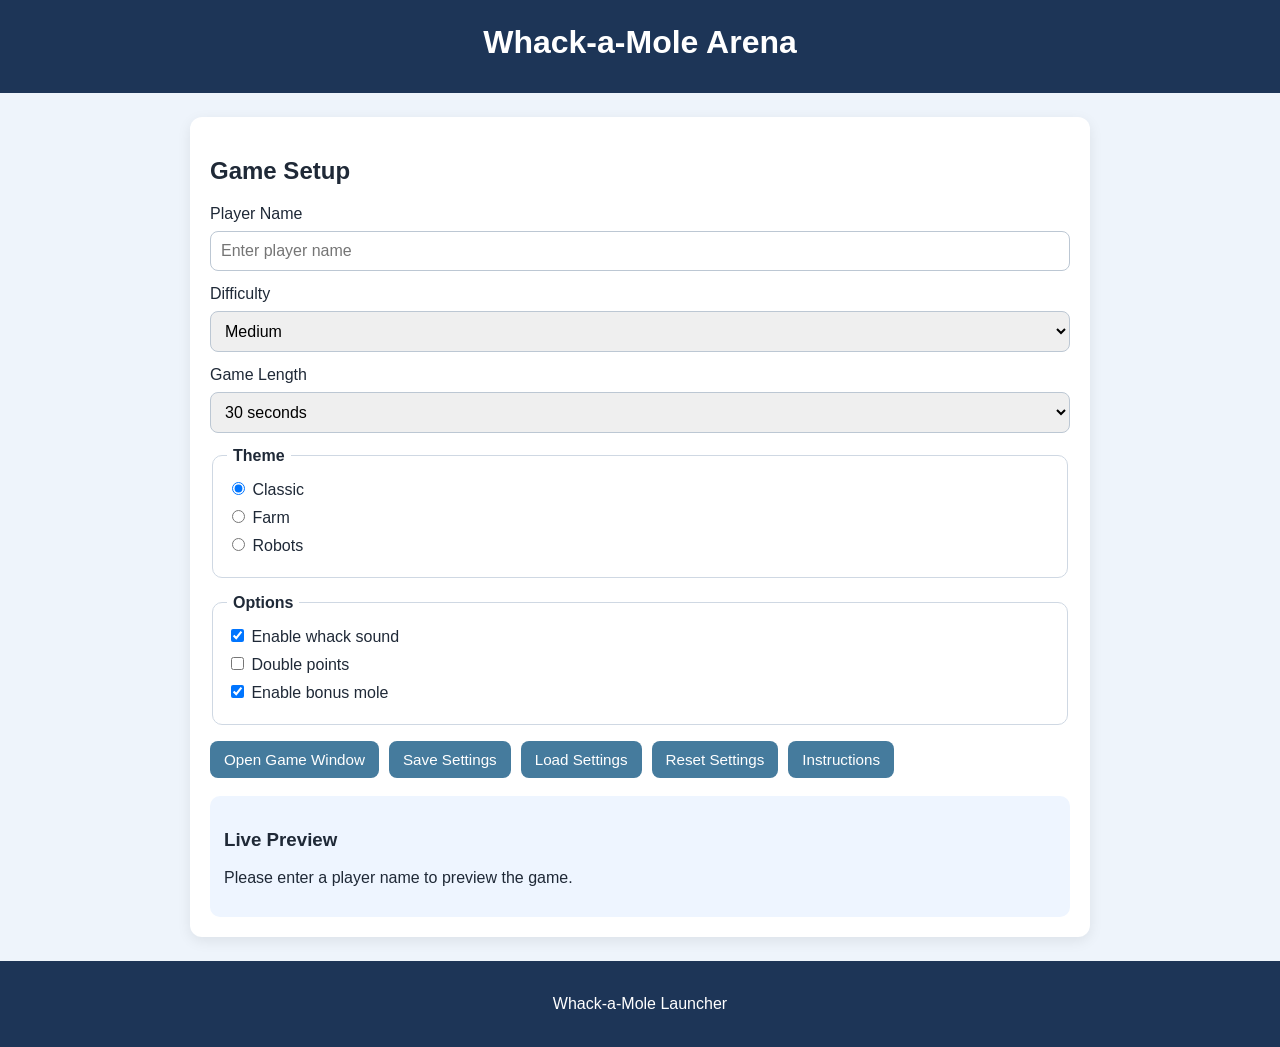
<file: index.html>
<!doctype html>
<html lang="en">
  <head>
    <meta charset="UTF-8" />
    <meta name="viewport" content="width=device-width, initial-scale=1.0" />
    <title>Whack-a-Mole Launcher</title>
    <link rel="stylesheet" href="styles.css" />
  </head>
  <body>
    <header class="page-header">
      <h1>Whack-a-Mole Arena</h1>
    </header>

    <main class="container">
      <section class="card">
        <h2>Game Setup</h2>

        <form id="setupForm">
          <div class="form-row">
            <label for="playerName">Player Name</label>
            <input
              type="text"
              id="playerName"
              name="playerName"
              maxlength="20"
              placeholder="Enter player name"
            />
          </div>

          <div class="form-row">
            <label for="difficulty">Difficulty</label>
            <select id="difficulty" name="difficulty">
              <option value="easy">Easy</option>
              <option value="medium" selected>Medium</option>
              <option value="hard">Hard</option>
            </select>
          </div>

          <div class="form-row">
            <label for="gameLength">Game Length</label>
            <select id="gameLength" name="gameLength">
              <option value="20">20 seconds</option>
              <option value="30" selected>30 seconds</option>
              <option value="45">45 seconds</option>
            </select>
          </div>

          <fieldset>
            <legend>Theme</legend>

            <label class="option-line">
              <input type="radio" name="theme" value="classic" checked />
              Classic
            </label>

            <label class="option-line">
              <input type="radio" name="theme" value="farm" />
              Farm
            </label>

            <label class="option-line">
              <input type="radio" name="theme" value="robots" />
              Robots
            </label>
          </fieldset>

          <fieldset>
            <legend>Options</legend>

            <label class="option-line">
              <input type="checkbox" id="soundEnabled" checked />
              Enable whack sound
            </label>

            <label class="option-line">
              <input type="checkbox" id="doublePoints" />
              Double points
            </label>

            <label class="option-line">
              <input type="checkbox" id="bonusMole" checked />
              Enable bonus mole
            </label>
          </fieldset>

          <div class="button-row">
            <button type="button" id="openGameBtn">Open Game Window</button>
            <button type="button" id="saveSettingsBtn">Save Settings</button>
            <button type="button" id="loadSettingsBtn">Load Settings</button>
            <button type="button" id="resetSettingsBtn">Reset Settings</button>
            <button
              type="button"
              onclick="window.location.href = 'instructions.html'"
            >
              Instructions
            </button>
          </div>
        </form>

        <div class="preview-box">
          <h3>Live Preview</h3>
          <p id="previewText">No settings selected yet.</p>
        </div>
      </section>
    </main>

    <footer class="page-footer">
      <p>Whack-a-Mole Launcher</p>
    </footer>

    <script src="launcher.js"></script>
  </body>
</html
</file>
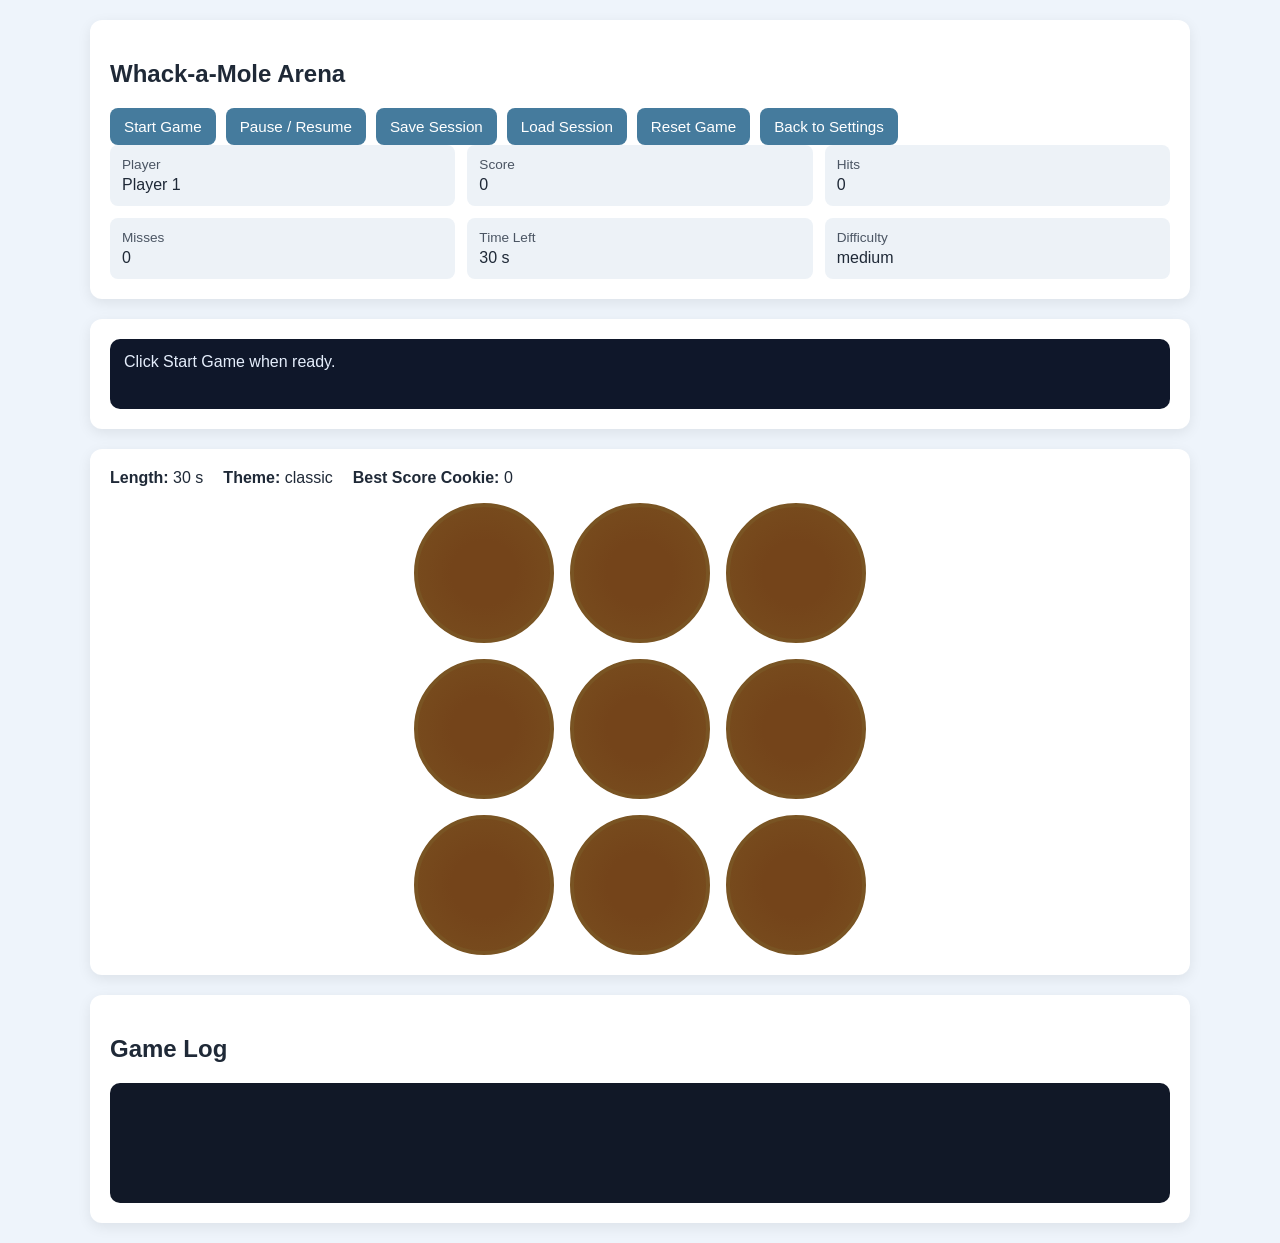
<file: game.html>
<!DOCTYPE html>
<html lang="en">

<head>
    <meta charset="UTF-8" />
    <meta name="viewport" content="width=device-width, initial-scale=1.0" />
    <title>Whack-a-Mole Game</title>
    <link rel="stylesheet" href="styles.css" />
</head>

<body>
    <main class="game-window-wrap">
        <section class="card">
            <h1>Whack-a-Mole Arena</h1>

            <div class="button-row">
                <button id="startBtn" type="button">Start Game</button>
                <button id="pauseBtn" type="button">Pause / Resume</button>
                <button id="saveBtn" type="button">Save Session</button>
                <button id="loadBtn" type="button">Load Session</button>
                <button id="resetBtn" type="button">Reset Game</button>
                <button id="backBtn" type="button">Back to Settings</button>
            </div>

            <div class="stats-grid game-stats-grid">
                <div class="stat-box">
                    <span class="label">Player</span>
                    <span id="displayPlayer">-</span>
                </div>
                <div class="stat-box">
                    <span class="label">Score</span>
                    <span id="displayScore">0</span>
                </div>
                <div class="stat-box">
                    <span class="label">Hits</span>
                    <span id="displayHits">0</span>
                </div>
                <div class="stat-box">
                    <span class="label">Misses</span>
                    <span id="displayMisses">0</span>
                </div>
                <div class="stat-box">
                    <span class="label">Time Left</span>
                    <span id="displayTimeLeft">0 s</span>
                </div>
                <div class="stat-box">
                    <span class="label">Difficulty</span>
                    <span id="displayDifficulty">-</span>
                </div>
            </div>
        </section>

        <section class="card">
            <div id="messageArea" class="message-area">Click Start Game when ready.</div>
        </section>

        <section class="card">
            <div id="boardInfo" class="board-info">
                <span><strong>Length:</strong> <span id="displayGameLength">-</span></span>
                <span><strong>Theme:</strong> <span id="displayTheme">-</span></span>
                <span><strong>Best Score Cookie:</strong> <span id="displayBestScore">0</span></span>
            </div>

            <div id="moleGrid" class="mole-grid">
                <button class="mole-hole" data-index="0"><span class="mole"> </span></button>
                <button class="mole-hole" data-index="1"><span class="mole"> </span></button>
                <button class="mole-hole" data-index="2"><span class="mole"> </span></button>
                <button class="mole-hole" data-index="3"><span class="mole"> </span></button>
                <button class="mole-hole" data-index="4"><span class="mole"> </span></button>
                <button class="mole-hole" data-index="5"><span class="mole"> </span></button>
                <button class="mole-hole" data-index="6"><span class="mole"> </span></button>
                <button class="mole-hole" data-index="7"><span class="mole"> </span></button>
                <button class="mole-hole" data-index="8"><span class="mole"> </span></button>
            </div>
        </section>

        <section class="card">
            <h2>Game Log</h2>
            <div id="logArea" class="log-area"></div>
        </section>
    </main>
<audio id="hitSound" src="button-click(chosic.com).mp3" preload="auto"></audio>
    <script src="game.js"></script>
</body>

</html>
</file>
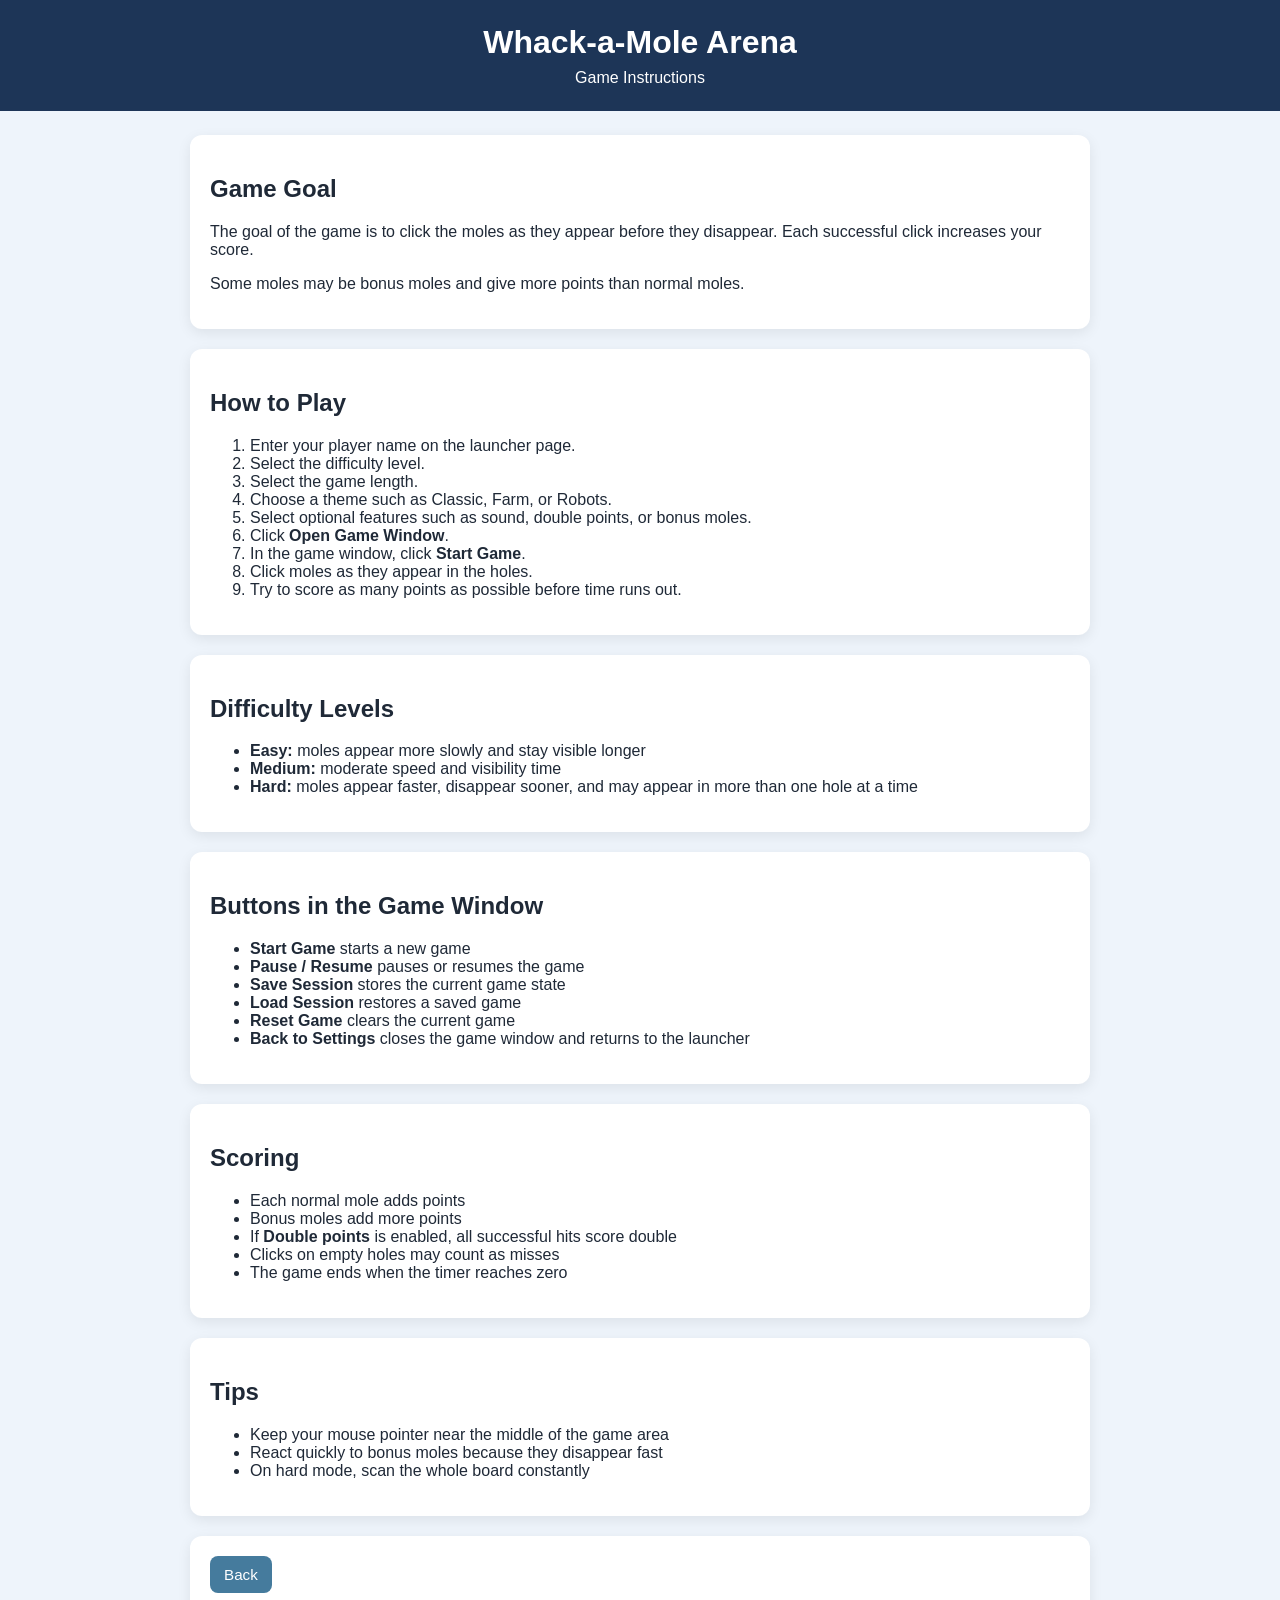
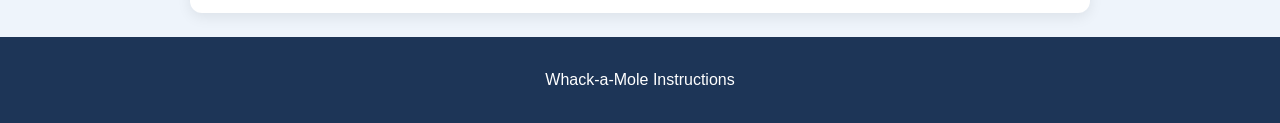
<file: instructions.html>
<!doctype html>
<html lang="en">
  <head>
    <meta charset="UTF-8" />
    <meta name="viewport" content="width=device-width, initial-scale=1.0" />
    <title>Whack-a-Mole Instructions</title>
    <link rel="stylesheet" href="styles.css" />
  </head>
  <body>
    <header class="page-header">
      <h1>Whack-a-Mole Arena</h1>
      <p>Game Instructions</p>
    </header>

    <main class="container">
      <section class="card">
        <h2>Game Goal</h2>
        <p>
          The goal of the game is to click the moles as they appear before they
          disappear. Each successful click increases your score.
        </p>
        <p>
          Some moles may be bonus moles and give more points than normal moles.
        </p>
      </section>

      <section class="card">
        <h2>How to Play</h2>
        <ol>
          <li>Enter your player name on the launcher page.</li>
          <li>Select the difficulty level.</li>
          <li>Select the game length.</li>
          <li>Choose a theme such as Classic, Farm, or Robots.</li>
          <li>
            Select optional features such as sound, double points, or bonus
            moles.
          </li>
          <li>Click <strong>Open Game Window</strong>.</li>
          <li>In the game window, click <strong>Start Game</strong>.</li>
          <li>Click moles as they appear in the holes.</li>
          <li>Try to score as many points as possible before time runs out.</li>
        </ol>
      </section>

      <section class="card">
        <h2>Difficulty Levels</h2>
        <ul>
          <li>
            <strong>Easy:</strong> moles appear more slowly and stay visible
            longer
          </li>
          <li><strong>Medium:</strong> moderate speed and visibility time</li>
          <li>
            <strong>Hard:</strong> moles appear faster, disappear sooner, and
            may appear in more than one hole at a time
          </li>
        </ul>
      </section>

      <section class="card">
        <h2>Buttons in the Game Window</h2>
        <ul>
          <li><strong>Start Game</strong> starts a new game</li>
          <li><strong>Pause / Resume</strong> pauses or resumes the game</li>
          <li><strong>Save Session</strong> stores the current game state</li>
          <li><strong>Load Session</strong> restores a saved game</li>
          <li><strong>Reset Game</strong> clears the current game</li>
          <li>
            <strong>Back to Settings</strong> closes the game window and returns
            to the launcher
          </li>
        </ul>
      </section>

      <section class="card">
        <h2>Scoring</h2>
        <ul>
          <li>Each normal mole adds points</li>
          <li>Bonus moles add more points</li>
          <li>
            If <strong>Double points</strong> is enabled, all successful hits
            score double
          </li>
          <li>Clicks on empty holes may count as misses</li>
          <li>The game ends when the timer reaches zero</li>
        </ul>
      </section>

      <section class="card">
        <h2>Tips</h2>
        <ul>
          <li>Keep your mouse pointer near the middle of the game area</li>
          <li>React quickly to bonus moles because they disappear fast</li>
          <li>On hard mode, scan the whole board constantly</li>
        </ul>
      </section>

      <section class="card">
        <div class="button-row">
          <button type="button" onclick="window.location.href = 'index.html'">
            Back
          </button>
        </div>
      </section>
    </main>

    <footer class="page-footer">
      <p>Whack-a-Mole Instructions</p>
    </footer>
  </body>
</html>
</file>
<file: styles.css>
* {
    box-sizing: border-box;
}

body {
    margin: 0;
    font-family: Arial, Helvetica, sans-serif;
    background-color: #eef4fb;
    color: #1f2937;
}

.page-header {
    text-align: center;
    background-color: #1d3557;
    color: white;
    padding: 24px 16px;
}

.page-header h1 {
    margin: 0 0 8px 0;
}

.page-header p {
    margin: 0;
}

.container {
    width: min(900px, 95%);
    margin: 24px auto;
}

.game-window-wrap {
    width: min(1100px, 96%);
    margin: 20px auto;
}

.card {
    background-color: white;
    border-radius: 12px;
    padding: 20px;
    margin-bottom: 20px;
    box-shadow: 0 4px 14px rgba(0, 0, 0, 0.08);
}

.form-row {
    display: grid;
    gap: 8px;
    margin-bottom: 14px;
}

.form-row input,
.form-row select {
    padding: 10px;
    border: 1px solid #bcc7d3;
    border-radius: 8px;
    font-size: 1rem;
}

fieldset {
    border: 1px solid #cfd8e3;
    border-radius: 10px;
    margin-bottom: 16px;
    padding: 14px;
}

legend {
    font-weight: bold;
    padding: 0 6px;
}

.option-line {
    display: block;
    margin-bottom: 8px;
}

.button-row {
    display: flex;
    flex-wrap: wrap;
    gap: 10px;
}

button {
    padding: 10px 14px;
    border: none;
    border-radius: 8px;
    background-color: #457b9d;
    color: white;
    cursor: pointer;
    font-size: 0.95rem;
}

button:hover {
    background-color: #355f79;
}

button:disabled {
    background-color: #8da3b3;
    cursor: not-allowed;
}

.preview-box {
    margin-top: 18px;
    background-color: #eef5ff;
    border-radius: 10px;
    padding: 14px;
}

.stats-grid {
    display: grid;
    gap: 12px;
}

.game-stats-grid {
    grid-template-columns: repeat(3, 1fr);
}

.stat-box {
    background-color: #edf2f7;
    border-radius: 8px;
    padding: 12px;
}

.label {
    display: block;
    font-size: 0.85rem;
    color: #4b5563;
    margin-bottom: 4px;
}

.board-info {
    display: flex;
    flex-wrap: wrap;
    gap: 20px;
    margin-bottom: 16px;
}

.mole-grid {
    display: grid;
    grid-template-columns: repeat(3, 140px);
    gap: 16px;
    justify-content: center;
}


.mole-hole {
    width: 140px;
    height: 140px;
    border-radius: 50%;
    border: 4px solid #795423;
    background: radial-gradient(circle at center, #74441a 35%, #794f1f 100%);
    position: relative;
    overflow: hidden;
    padding: 0;
}

.mole-hole:disabled {
    cursor: default;
}

.mole {
    position: absolute;
    left: 50%;
    bottom: -90px;
    transform: translateX(-50%);
    width: 90px;
    height: 90px;
    border-radius: 50%;
    background: #8b5e3c;
    transition: bottom 0.15s ease;
    display: grid;
    place-items: center;
    font-size: 2rem;
    color: white;
    user-select: none;
}

.mole::before,
.mole::after {
    content: "";
    position: absolute;
    top: 28px;
    width: 10px;
    height: 10px;
    background: black;
    border-radius: 50%;
}

.mole::before {
    left: 22px;
}

.mole::after {
    right: 22px;
}

.mole.up {
    bottom: 18px;
}

.mole.bonus {
    background: #d97706;
}

.mole.classic::after,
.mole.classic::before,
.mole.farm::after,
.mole.farm::before,
.mole.robots::after,
.mole.robots::before {
    display: block;
}

.mole.farm {
    background: #a16207;
}

.mole.robots {
    background: #475569;
    border-radius: 12px;
}

.message-area {
    min-height: 70px;
    background: #0f172a;
    color: #e5eefc;
    border-radius: 10px;
    padding: 14px;
    white-space: pre-line;
}

.log-area {
    min-height: 120px;
    max-height: 240px;
    overflow-y: auto;
    background: #111827;
    color: #f9fafb;
    border-radius: 10px;
    padding: 14px;
    white-space: pre-line;
}

.log-entry {
    border-bottom: 1px solid rgba(255, 255, 255, 0.12);
    padding-bottom: 8px;
    margin-bottom: 8px;
}

.page-footer {
    text-align: center;
    padding: 18px;
    background-color: #1d3557;
    color: white;
    margin-top: 24px;
}

@media (max-width: 800px) {
    .game-stats-grid {
        grid-template-columns: 1fr;
    }

    .mole-grid {
        grid-template-columns: repeat(3, 90px);
        gap: 10px;
    }

    .mole-hole {
        width: 90px;
        height: 90px;
    }

    .mole {
        width: 58px;
        height: 58px;
        bottom: -58px;
        font-size: 1.2rem;
    }

    .mole.up {
        bottom: 12px;
    }
}
</file>
